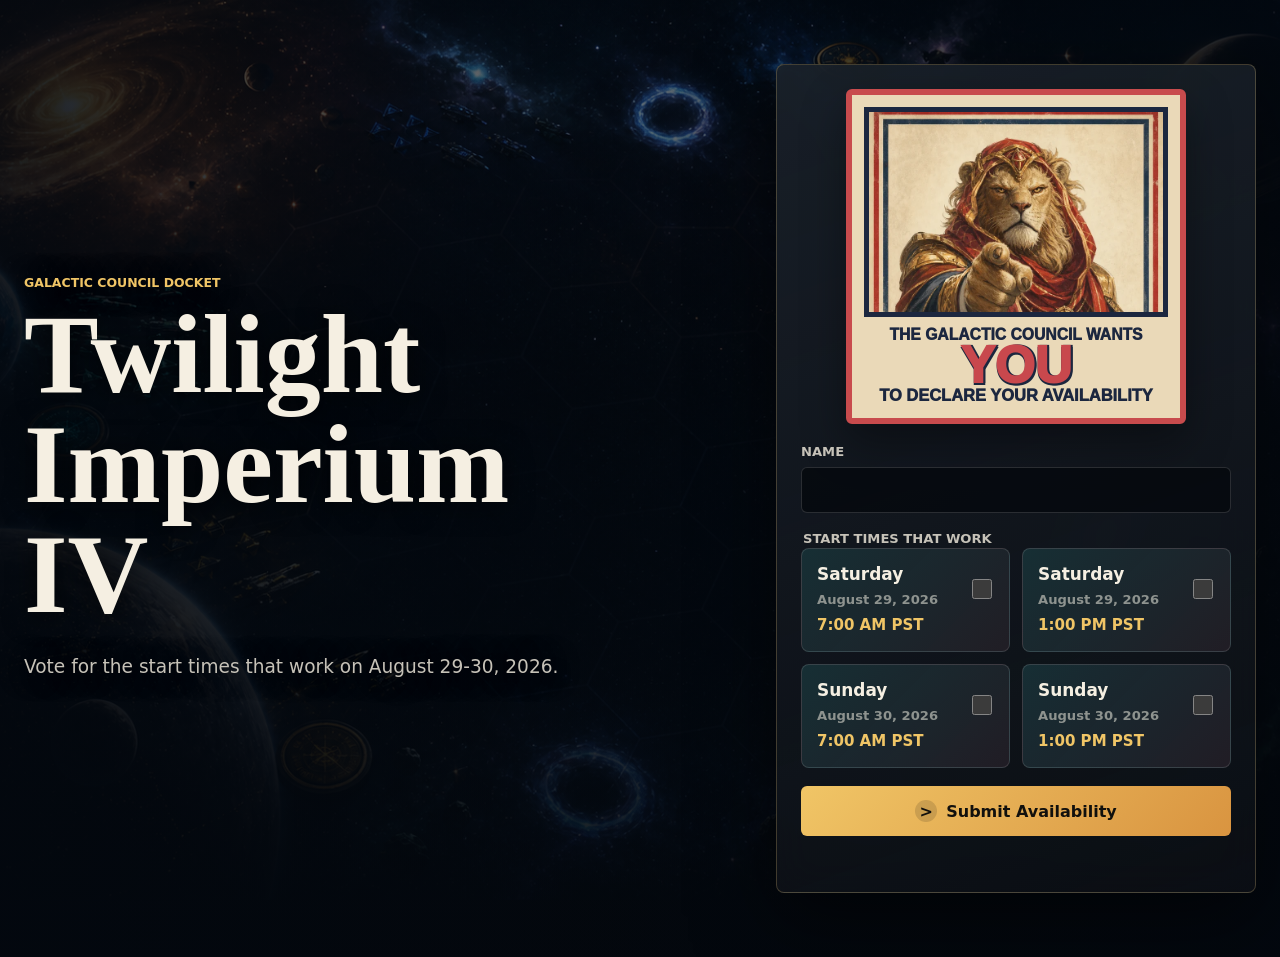
<file: index.html>
<!doctype html>
<html lang="en">
  <head>
    <meta charset="utf-8">
    <meta name="viewport" content="width=device-width, initial-scale=1">
    <meta
      name="description"
      content="Twilight Imperium IV scheduling poll for August 29-30, 2026."
    >
    <title>TI4 Time Poll</title>
    <link rel="preload" as="image" href="assets/galactic-table.png">
    <link rel="preload" as="image" href="assets/council-wants-you.webp">
    <link rel="stylesheet" href="styles.css">
  </head>
  <body>
    <main class="shell">
      <section class="brief" aria-labelledby="event-title">
        <p class="kicker">Galactic Council Docket</p>
        <h1 id="event-title">
          <span>Twilight</span>
          <span>Imperium IV</span>
        </h1>
        <p class="lede">Vote for the start times that work on August 29-30, 2026.</p>
      </section>

      <section class="poll-panel" aria-labelledby="poll-title">
        <form id="availability-form" class="poll-form">
          <div class="form-heading">
            <div class="recruitment-poster">
              <div class="poster-art" aria-hidden="true">
                <img
                  class="poster-figure"
                  src="assets/council-wants-you.webp"
                  alt=""
                >
              </div>
              <h2 id="poll-title" class="poster-copy">
                <span class="poster-council">The Galactic Council Wants</span>
                <span class="poster-you">YOU</span>
                <span class="poster-declare">to Declare Your Availability</span>
              </h2>
            </div>
          </div>

          <div class="field-grid single-field">
            <label>
              <span>Name</span>
              <input id="player-name" name="name" autocomplete="name" required>
            </label>
          </div>

          <fieldset>
            <legend>Start times that work</legend>
            <div class="slot-grid">
              <label class="slot">
                <input
                  type="checkbox"
                  name="availability"
                  value="Saturday, August 29, 2026 at 7:00 AM PST"
                >
                <span>
                  <strong>Saturday</strong>
                  <small>August 29, 2026</small>
                  <em>7:00 AM PST</em>
                </span>
              </label>

              <label class="slot">
                <input
                  type="checkbox"
                  name="availability"
                  value="Saturday, August 29, 2026 at 1:00 PM PST"
                >
                <span>
                  <strong>Saturday</strong>
                  <small>August 29, 2026</small>
                  <em>1:00 PM PST</em>
                </span>
              </label>

              <label class="slot">
                <input
                  type="checkbox"
                  name="availability"
                  value="Sunday, August 30, 2026 at 7:00 AM PST"
                >
                <span>
                  <strong>Sunday</strong>
                  <small>August 30, 2026</small>
                  <em>7:00 AM PST</em>
                </span>
              </label>

              <label class="slot">
                <input
                  type="checkbox"
                  name="availability"
                  value="Sunday, August 30, 2026 at 1:00 PM PST"
                >
                <span>
                  <strong>Sunday</strong>
                  <small>August 30, 2026</small>
                  <em>1:00 PM PST</em>
                </span>
              </label>
            </div>
          </fieldset>

          <div class="actions">
            <button id="submit-button" class="submit-button" type="submit">
              <span id="submit-icon" aria-hidden="true">></span>
              <span id="submit-label">Submit Availability</span>
            </button>
            <p id="form-status" class="status" role="status" aria-live="polite"></p>
          </div>
        </form>
      </section>
    </main>

    <script src="config.js"></script>
    <script src="script.js"></script>
  </body>
</html>
</file>
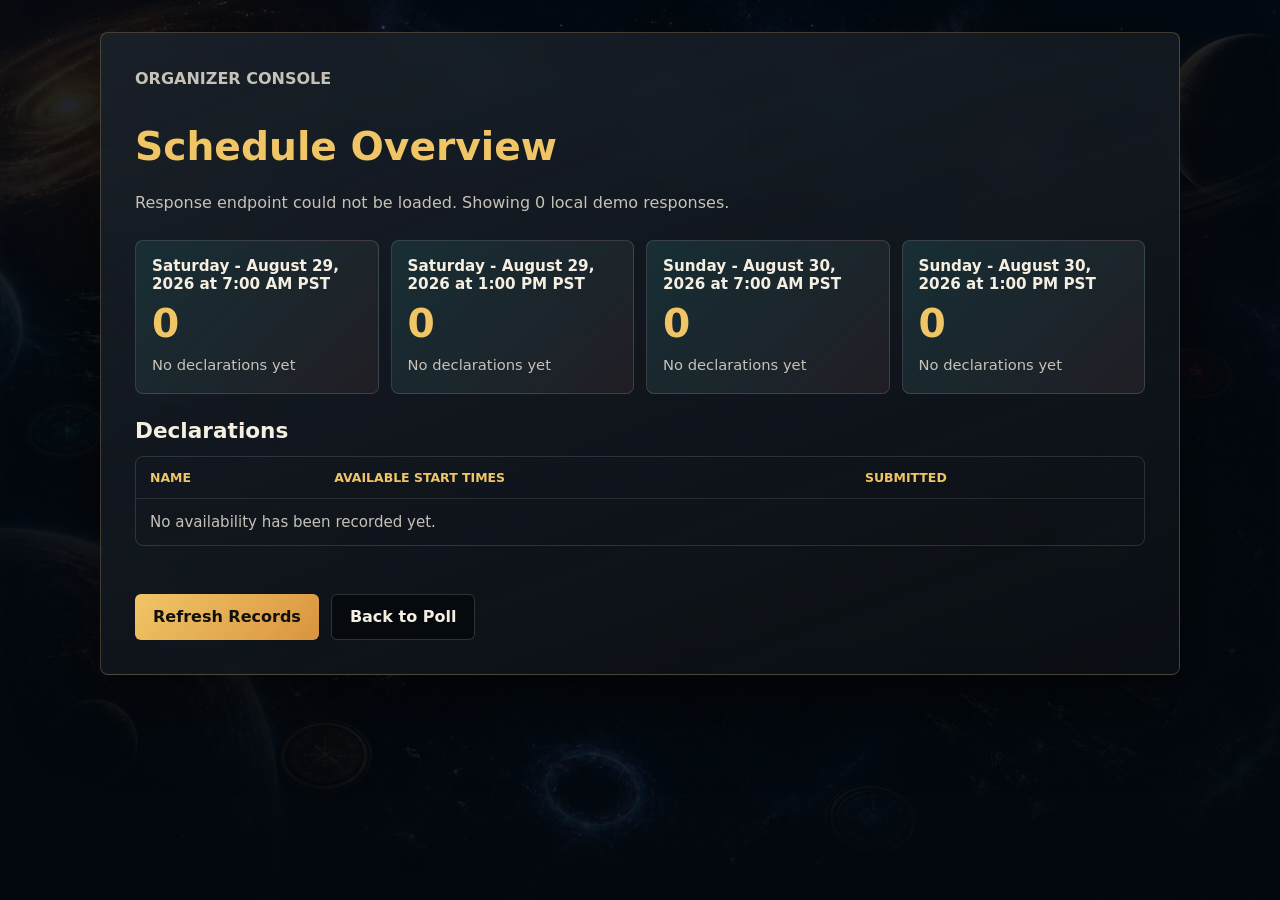
<file: responses.html>
<!doctype html>
<html lang="en">
  <head>
    <meta charset="utf-8">
    <meta name="viewport" content="width=device-width, initial-scale=1">
    <meta name="robots" content="noindex">
    <title>TI4 Schedule Overview</title>
    <link rel="preload" as="image" href="assets/galactic-table.png">
    <link rel="stylesheet" href="styles.css">
  </head>
  <body>
    <main class="admin-shell schedule-shell">
      <section class="admin-panel schedule-panel" aria-labelledby="response-title">
        <p class="kicker">Organizer Console</p>
        <h1 id="response-title">Schedule Overview</h1>
        <p id="response-source" class="source-note">
          Loading council records...
        </p>

        <div id="slot-overview" class="overview-grid" aria-label="Availability by start time"></div>

        <section class="response-ledger" aria-labelledby="ledger-title">
          <h2 id="ledger-title">Declarations</h2>
          <div class="table-wrap">
            <table>
              <thead>
                <tr>
                  <th scope="col">Name</th>
                  <th scope="col">Available Start Times</th>
                  <th scope="col">Submitted</th>
                </tr>
              </thead>
              <tbody id="response-table"></tbody>
            </table>
          </div>
        </section>

        <div class="admin-actions">
          <button id="refresh-responses" class="admin-link" type="button">Refresh Records</button>
          <a class="admin-copy" href="index.html">Back to Poll</a>
        </div>
      </section>
    </main>

    <script src="config.js"></script>
    <script src="responses.js"></script>
  </body>
</html>
</file>
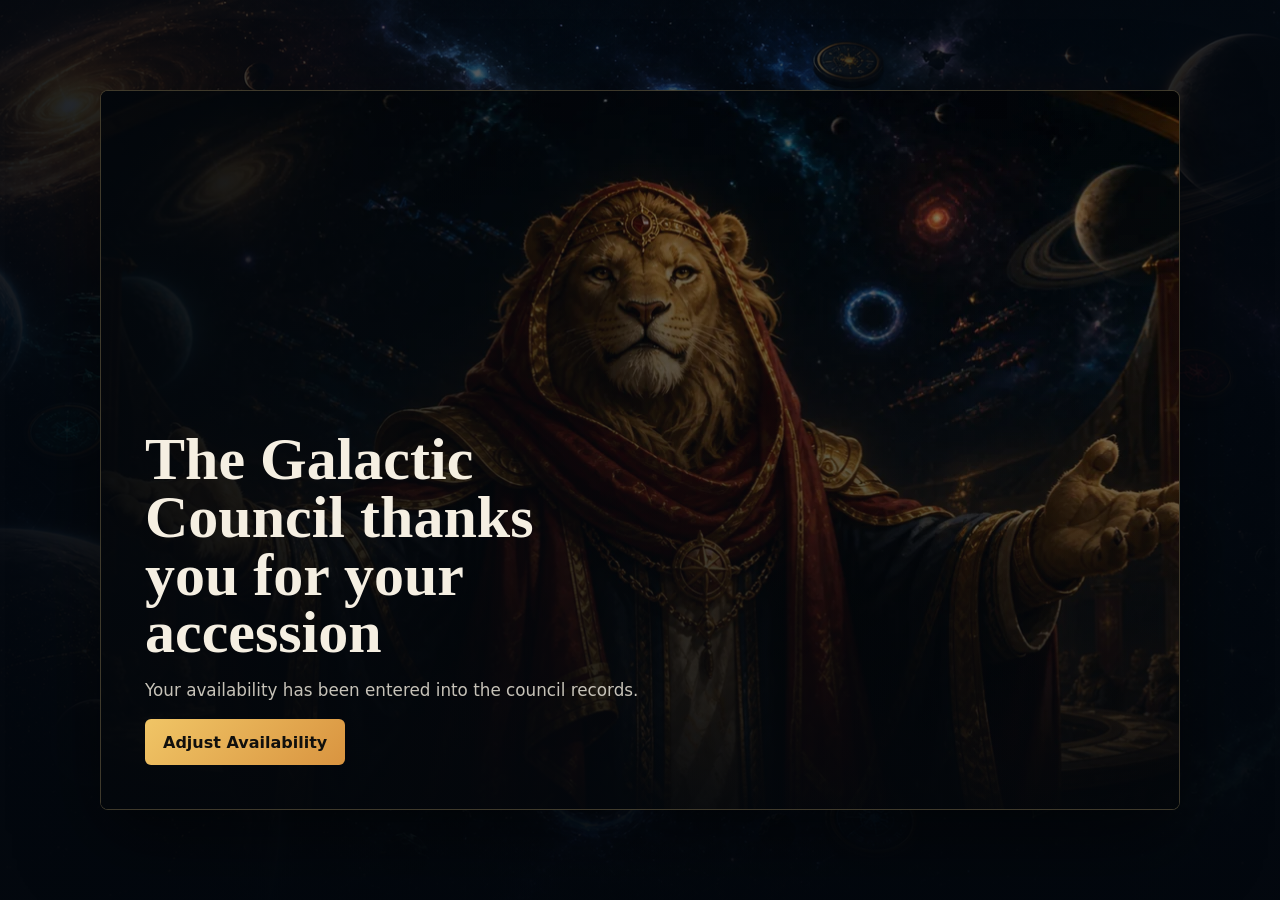
<file: thanks.html>
<!doctype html>
<html lang="en">
  <head>
    <meta charset="utf-8">
    <meta name="viewport" content="width=device-width, initial-scale=1">
    <title>The Galactic Council Thanks You</title>
    <link rel="preload" as="image" href="assets/galactic-table.png">
    <link rel="preload" as="image" href="assets/council-thanks.webp">
    <link rel="stylesheet" href="styles.css">
  </head>
  <body>
    <main class="thanks-shell">
      <section class="thanks-panel" aria-labelledby="thanks-title">
        <img
          class="thanks-art"
          src="assets/council-thanks.webp"
          alt="A lion-faced galactic diplomat opening his hands in approval."
        >
        <div class="thanks-copy">
          <h1 id="thanks-title">The Galactic Council thanks you for your accession</h1>
          <p id="thanks-detail">
            Your availability has been entered into the council records.
          </p>
          <a class="admin-link" href="index.html">Adjust Availability</a>
        </div>
      </section>
    </main>

    <script>
      const params = new URLSearchParams(window.location.search);
      const name = params.get("name");
      if (name) {
        document.querySelector("#thanks-detail").textContent =
          `${name}, your availability has been entered into the council records.`;
      }
    </script>
  </body>
</html>
</file>
<file: styles.css>
:root {
  color-scheme: dark;
  --ink: #f5efe2;
  --muted: #c6c2b8;
  --dim: #8e938f;
  --panel: rgba(12, 16, 22, 0.84);
  --panel-strong: rgba(18, 25, 34, 0.94);
  --line: rgba(239, 205, 130, 0.24);
  --gold: #f0c566;
  --teal: #41c7b4;
  --red: #db5f54;
  --shadow: 0 24px 80px rgba(0, 0, 0, 0.54);
  font-family:
    Inter, ui-sans-serif, system-ui, -apple-system, BlinkMacSystemFont, "Segoe UI",
    sans-serif;
}

* {
  box-sizing: border-box;
}

body {
  min-height: 100vh;
  margin: 0;
  background:
    linear-gradient(90deg, rgba(3, 8, 15, 0.86), rgba(4, 10, 18, 0.42) 48%, rgba(3, 8, 15, 0.88)),
    linear-gradient(180deg, rgba(4, 8, 13, 0.18), rgba(2, 5, 9, 0.9)),
    url("assets/galactic-table.png") center / cover fixed,
    #06090d;
  color: var(--ink);
  overflow-x: hidden;
}

button,
input,
select,
textarea {
  font: inherit;
}

.shell {
  display: grid;
  grid-template-columns: minmax(520px, 1fr) minmax(320px, 480px);
  gap: clamp(64px, 8vw, 128px);
  align-items: center;
  width: min(1320px, calc(100% - 48px));
  min-height: 100vh;
  margin: 0 auto;
  padding: clamp(28px, 5vw, 64px) 0;
}

.brief {
  width: 100%;
  min-width: 0;
  max-width: 720px;
  text-shadow: 0 2px 28px rgba(0, 0, 0, 0.72);
}

.kicker,
.overline {
  margin: 0 0 10px;
  color: var(--gold);
  font-size: 0.78rem;
  font-weight: 800;
  letter-spacing: 0;
  text-transform: uppercase;
}

h1,
h2 {
  margin: 0;
  line-height: 0.98;
  letter-spacing: 0;
}

h1 {
  max-width: 11ch;
  font-family: Georgia, "Times New Roman", serif;
  font-size: 7rem;
  font-weight: 800;
}

h1 span {
  display: block;
}

.lede {
  width: 100%;
  max-width: 600px;
  margin: 24px 0 0;
  color: var(--muted);
  font-size: 1.16rem;
  line-height: 1.55;
  overflow-wrap: break-word;
}

.poll-panel {
  justify-self: end;
  width: 100%;
  min-width: 0;
  max-width: 480px;
  border: 1px solid var(--line);
  border-radius: 8px;
  background:
    linear-gradient(160deg, rgba(35, 45, 55, 0.55), rgba(10, 13, 18, 0.12)),
    var(--panel);
  box-shadow: var(--shadow);
  backdrop-filter: blur(18px);
}

.poll-form {
  display: grid;
  gap: 18px;
  padding: 24px;
}

.recruitment-poster {
  width: min(100%, 340px);
  margin: 0 auto 2px;
  overflow: hidden;
  border-radius: 6px;
  border: 6px solid #c84b4d;
  background: #ead9b8;
  box-shadow: 0 18px 44px rgba(0, 0, 0, 0.38);
}

.poster-art {
  height: 210px;
  margin: 12px 12px 0;
  overflow: hidden;
  border: 5px solid #1c273f;
  background: #ead9b8;
}

.poster-figure {
  display: block;
  width: 100%;
  height: 310px;
  object-fit: cover;
  object-position: 50% 5%;
}

.poster-copy {
  display: grid;
  gap: 1px;
  margin: 0;
  padding: 10px 18px 14px;
  text-align: center;
  text-transform: uppercase;
  text-shadow: none;
}

.poster-council,
.poster-declare {
  color: #1c273f;
  font-family: "Arial Black", Impact, Haettenschweiler, sans-serif;
  font-weight: 950;
  line-height: 0.96;
}

.poster-council {
  font-size: 0.98rem;
}

.poster-you {
  color: #c8484d;
  font-family: "Arial Black", Impact, Haettenschweiler, sans-serif;
  font-size: 3.22rem;
  font-weight: 950;
  line-height: 0.86;
  text-shadow:
    2px 0 #1c273f,
    0 2px #1c273f,
    2px 2px #1c273f;
}

.poster-declare {
  font-size: 1.03rem;
}

.field-grid {
  display: grid;
  grid-template-columns: repeat(2, minmax(0, 1fr));
  gap: 14px;
}

.single-field {
  grid-template-columns: 1fr;
}

label,
fieldset {
  display: grid;
  gap: 8px;
  min-width: 0;
}

fieldset {
  margin: 0;
  padding: 0;
  border: 0;
}

label span,
legend {
  color: var(--muted);
  font-size: 0.82rem;
  font-weight: 800;
  text-transform: uppercase;
}

input,
select,
textarea {
  width: 100%;
  min-width: 0;
  border: 1px solid rgba(255, 255, 255, 0.14);
  border-radius: 6px;
  background: rgba(4, 8, 13, 0.78);
  color: var(--ink);
  outline: 0;
}

input,
select {
  min-height: 46px;
  padding: 0 13px;
}

textarea {
  resize: vertical;
  min-height: 104px;
  padding: 12px 13px;
  line-height: 1.45;
}

input::placeholder,
textarea::placeholder {
  color: rgba(198, 194, 184, 0.58);
}

input:focus,
select:focus,
textarea:focus {
  border-color: var(--teal);
  box-shadow: 0 0 0 3px rgba(65, 199, 180, 0.18);
}

.slot-grid {
  display: grid;
  grid-template-columns: repeat(2, minmax(0, 1fr));
  gap: 12px;
  margin-top: 2px;
}

.slot {
  position: relative;
  min-height: 104px;
  padding: 15px;
  border: 1px solid rgba(255, 255, 255, 0.13);
  border-radius: 8px;
  background:
    linear-gradient(135deg, rgba(65, 199, 180, 0.13), rgba(219, 95, 84, 0.08)),
    var(--panel-strong);
  cursor: pointer;
}

.slot input {
  position: absolute;
  inset: 14px 14px auto auto;
  width: 20px;
  height: 20px;
  accent-color: var(--gold);
}

.slot span {
  display: grid;
  gap: 6px;
  width: calc(100% - 32px);
  color: var(--ink);
  text-transform: none;
}

.slot strong {
  font-size: 1.06rem;
  letter-spacing: 0;
}

.slot small {
  color: var(--dim);
  font-size: 0.82rem;
}

.slot em {
  color: var(--gold);
  font-size: 0.94rem;
  font-style: normal;
  font-weight: 800;
}

.slot:has(input:checked) {
  border-color: rgba(240, 197, 102, 0.72);
  box-shadow:
    inset 0 0 0 1px rgba(240, 197, 102, 0.14),
    0 12px 36px rgba(240, 197, 102, 0.12);
}

.actions {
  display: grid;
  gap: 10px;
}

.submit-button {
  display: inline-flex;
  align-items: center;
  justify-content: center;
  width: 100%;
  min-height: 50px;
  border: 0;
  border-radius: 6px;
  background: linear-gradient(135deg, var(--gold), #d99440);
  color: #11100d;
  font-weight: 900;
  cursor: pointer;
}

.submit-button span:first-child {
  display: inline-grid;
  place-items: center;
  width: 22px;
  height: 22px;
  margin-right: 9px;
  border-radius: 999px;
  background: rgba(17, 16, 13, 0.14);
}

.submit-button:disabled {
  cursor: wait;
  opacity: 0.72;
}

.status {
  min-height: 22px;
  margin: 0;
  color: var(--muted);
  font-size: 0.92rem;
  line-height: 1.35;
}

.status[data-tone="success"] {
  color: #9ee3c6;
}

.status[data-tone="info"] {
  color: var(--teal);
}

.status[data-tone="error"] {
  color: #ffb4ad;
}

@media (max-width: 1200px) {
  .shell {
    grid-template-columns: minmax(430px, 1fr) minmax(300px, 430px);
    gap: 56px;
  }

  h1 {
    font-size: 5.6rem;
  }

  .poll-panel {
    max-width: 430px;
  }
}

@media (max-width: 900px) {
  body {
    background-attachment: scroll;
  }

  .shell {
    grid-template-columns: 1fr;
    align-items: start;
    min-height: auto;
  }

  .brief,
  .poll-panel {
    justify-self: stretch;
    max-width: 100%;
  }

  h1 {
    max-width: 100%;
    font-size: 4.8rem;
  }

  .lede {
    margin-top: 16px;
  }
}

@media (max-width: 560px) {
  .shell {
    width: min(calc(100% - 32px), 520px);
    padding: 18px 0 28px;
  }

  .poll-form {
    gap: 18px;
    padding: 18px;
  }

  h1 {
    font-size: 2.75rem;
  }

  .lede {
    font-size: 1rem;
  }

  .recruitment-poster {
    width: min(100%, 320px);
  }

  .poster-art {
    height: 205px;
  }

  .poster-council {
    font-size: 0.96rem;
  }

  .poster-you {
    font-size: 3.1rem;
  }

  .poster-declare {
    font-size: 1rem;
  }

  .field-grid,
  .slot-grid {
    grid-template-columns: 1fr;
  }
}

.admin-shell {
  display: grid;
  place-items: center;
  width: min(100% - 32px, 760px);
  min-height: 100vh;
  margin: 0 auto;
  padding: 32px 0;
}

.admin-panel {
  width: 100%;
  border: 1px solid var(--line);
  border-radius: 8px;
  background:
    linear-gradient(160deg, rgba(35, 45, 55, 0.55), rgba(10, 13, 18, 0.12)),
    var(--panel);
  box-shadow: var(--shadow);
  backdrop-filter: blur(18px);
  padding: 34px;
}

.admin-panel h1 {
  max-width: 100%;
  color: var(--gold);
  font-family: inherit;
  font-size: 2.45rem;
  line-height: 1.05;
}

.admin-panel p {
  color: var(--muted);
  font-size: 1rem;
  line-height: 1.55;
}

.admin-actions {
  display: flex;
  flex-wrap: wrap;
  gap: 12px;
  margin-top: 24px;
}

.admin-link,
.admin-copy {
  display: inline-flex;
  align-items: center;
  justify-content: center;
  min-height: 46px;
  border-radius: 6px;
  padding: 0 18px;
  font-weight: 900;
  text-decoration: none;
}

.admin-link {
  background: linear-gradient(135deg, var(--gold), #d99440);
  color: #11100d;
}

.admin-copy {
  border: 1px solid rgba(255, 255, 255, 0.16);
  background: rgba(4, 8, 13, 0.78);
  color: var(--ink);
}

.schedule-shell {
  width: min(100% - 32px, 1080px);
  place-items: start center;
}

.schedule-panel {
  display: grid;
  gap: 24px;
}

.source-note {
  margin: 0;
}

.overview-grid {
  display: grid;
  grid-template-columns: repeat(4, minmax(0, 1fr));
  gap: 12px;
}

.overview-card {
  display: grid;
  gap: 10px;
  min-width: 0;
  min-height: 154px;
  padding: 16px;
  border: 1px solid rgba(255, 255, 255, 0.13);
  border-radius: 8px;
  background:
    linear-gradient(135deg, rgba(65, 199, 180, 0.13), rgba(219, 95, 84, 0.08)),
    var(--panel-strong);
}

.overview-card h2 {
  color: var(--ink);
  font-family: inherit;
  font-size: 0.95rem;
  line-height: 1.22;
}

.overview-card strong {
  color: var(--gold);
  font-size: 2.45rem;
  line-height: 0.92;
}

.overview-card p {
  margin: 0;
  color: var(--muted);
  font-size: 0.92rem;
  line-height: 1.35;
}

.response-ledger {
  display: grid;
  gap: 12px;
}

.response-ledger h2 {
  color: var(--ink);
  font-family: inherit;
  font-size: 1.35rem;
  line-height: 1.2;
}

.table-wrap {
  overflow-x: auto;
  border: 1px solid rgba(255, 255, 255, 0.13);
  border-radius: 8px;
}

table {
  width: 100%;
  border-collapse: collapse;
  min-width: 680px;
}

th,
td {
  padding: 13px 14px;
  border-bottom: 1px solid rgba(255, 255, 255, 0.1);
  text-align: left;
  vertical-align: top;
}

th {
  color: var(--gold);
  font-size: 0.78rem;
  text-transform: uppercase;
}

td {
  color: var(--muted);
  font-size: 0.94rem;
  line-height: 1.35;
}

tr:last-child td {
  border-bottom: 0;
}

button.admin-link {
  border: 0;
  cursor: pointer;
}

.thanks-shell {
  display: grid;
  place-items: center;
  width: min(100% - 32px, 1080px);
  min-height: 100vh;
  margin: 0 auto;
  padding: 32px 0;
}

.thanks-panel {
  position: relative;
  display: grid;
  align-items: end;
  overflow: hidden;
  width: 100%;
  min-height: min(720px, calc(100vh - 64px));
  border: 1px solid var(--line);
  border-radius: 8px;
  background: rgba(8, 12, 18, 0.88);
  box-shadow: var(--shadow);
}

.thanks-panel::after {
  position: absolute;
  inset: 0;
  content: "";
  background:
    linear-gradient(90deg, rgba(3, 7, 12, 0.92), rgba(3, 7, 12, 0.48) 46%, rgba(3, 7, 12, 0.1)),
    linear-gradient(180deg, rgba(3, 7, 12, 0.04), rgba(3, 7, 12, 0.88));
}

.thanks-art {
  position: absolute;
  inset: 0;
  display: block;
  width: 100%;
  height: 100%;
  object-fit: cover;
}

.thanks-copy {
  position: relative;
  z-index: 1;
  display: grid;
  gap: 16px;
  padding: clamp(24px, 5vw, 44px);
}

.thanks-copy h1 {
  max-width: 13ch;
  color: var(--ink);
  font-size: 3.75rem;
  line-height: 0.96;
}

.thanks-copy p {
  max-width: 600px;
  margin: 0;
  color: var(--muted);
  font-size: 1.05rem;
  line-height: 1.5;
}

.thanks-copy .admin-link {
  justify-self: start;
}

@media (max-width: 900px) {
  .overview-grid {
    grid-template-columns: repeat(2, minmax(0, 1fr));
  }

  .thanks-copy h1 {
    font-size: 3rem;
  }
}

@media (max-width: 560px) {
  .admin-panel,
  .thanks-copy {
    padding: 22px;
  }

  .overview-grid {
    grid-template-columns: 1fr;
  }

  .thanks-copy h1 {
    font-size: 2.32rem;
  }

  .thanks-copy .admin-link {
    justify-self: stretch;
  }
}
</file>
